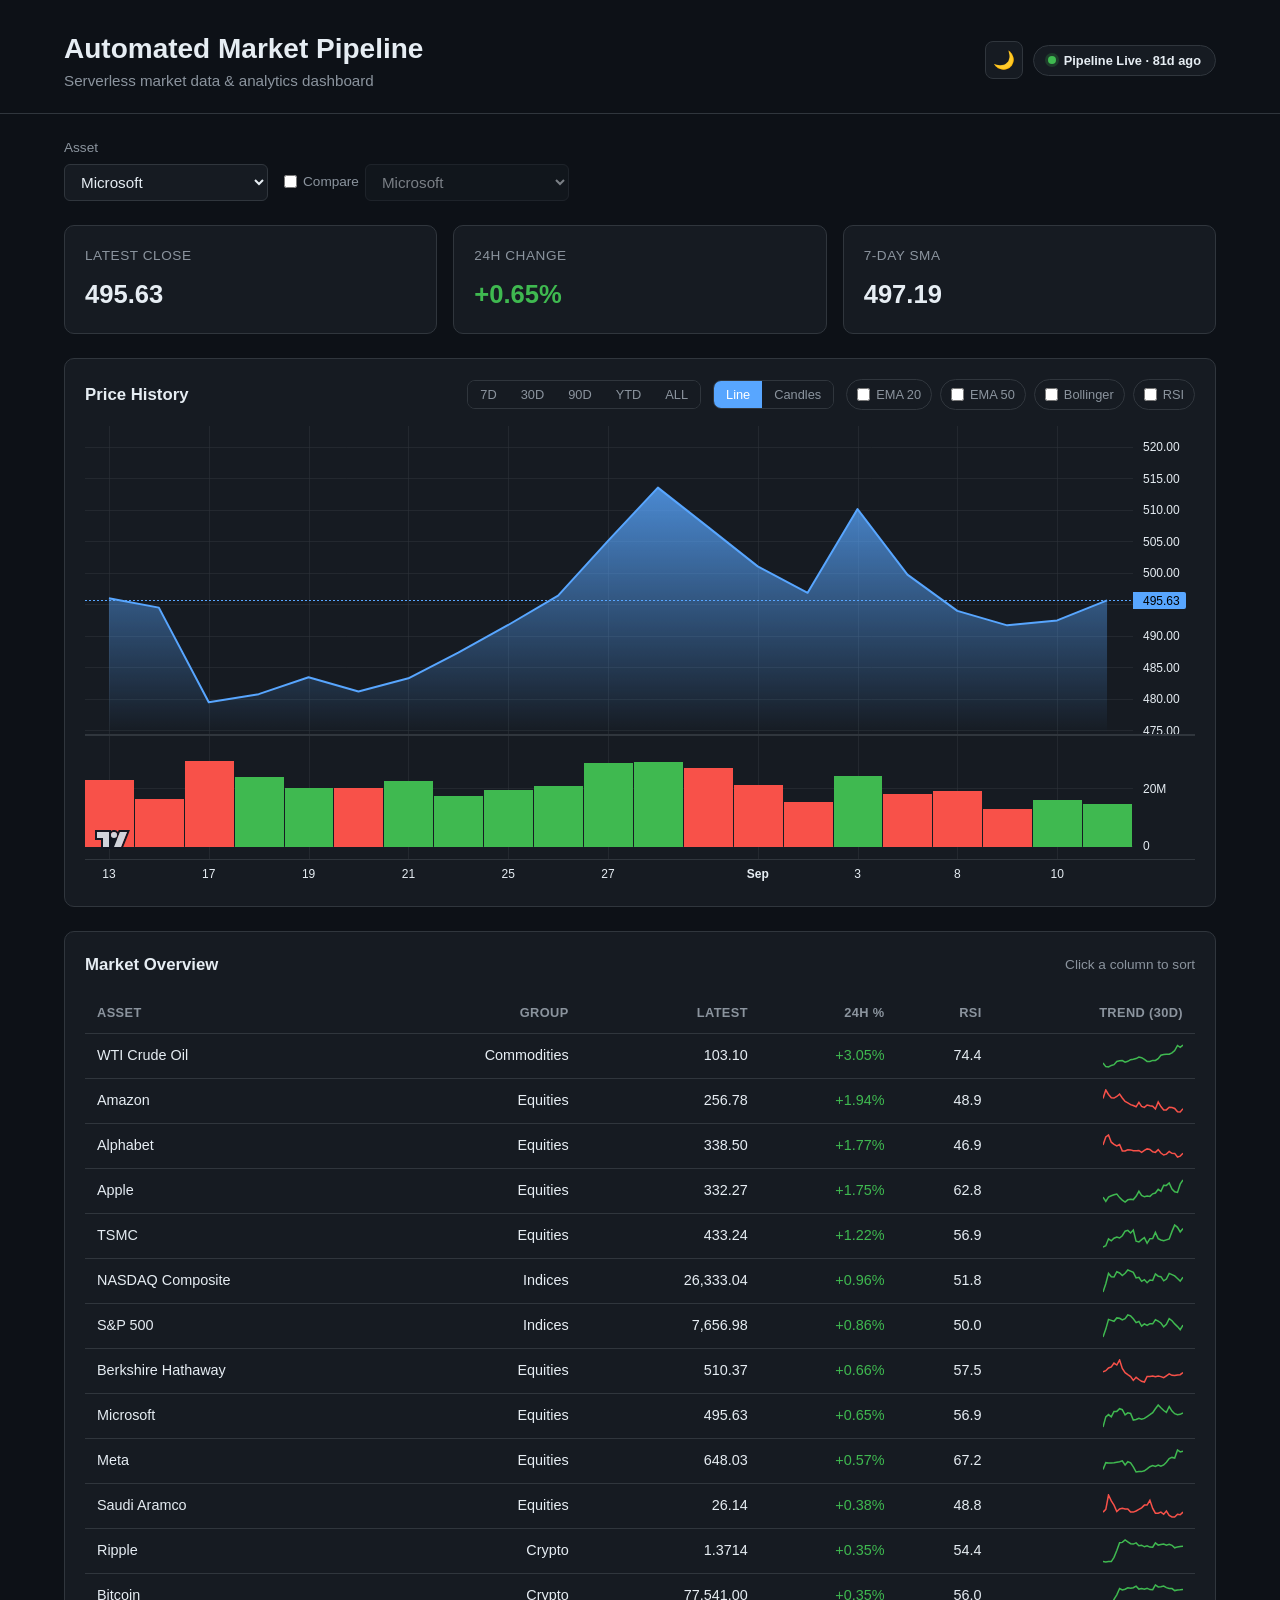
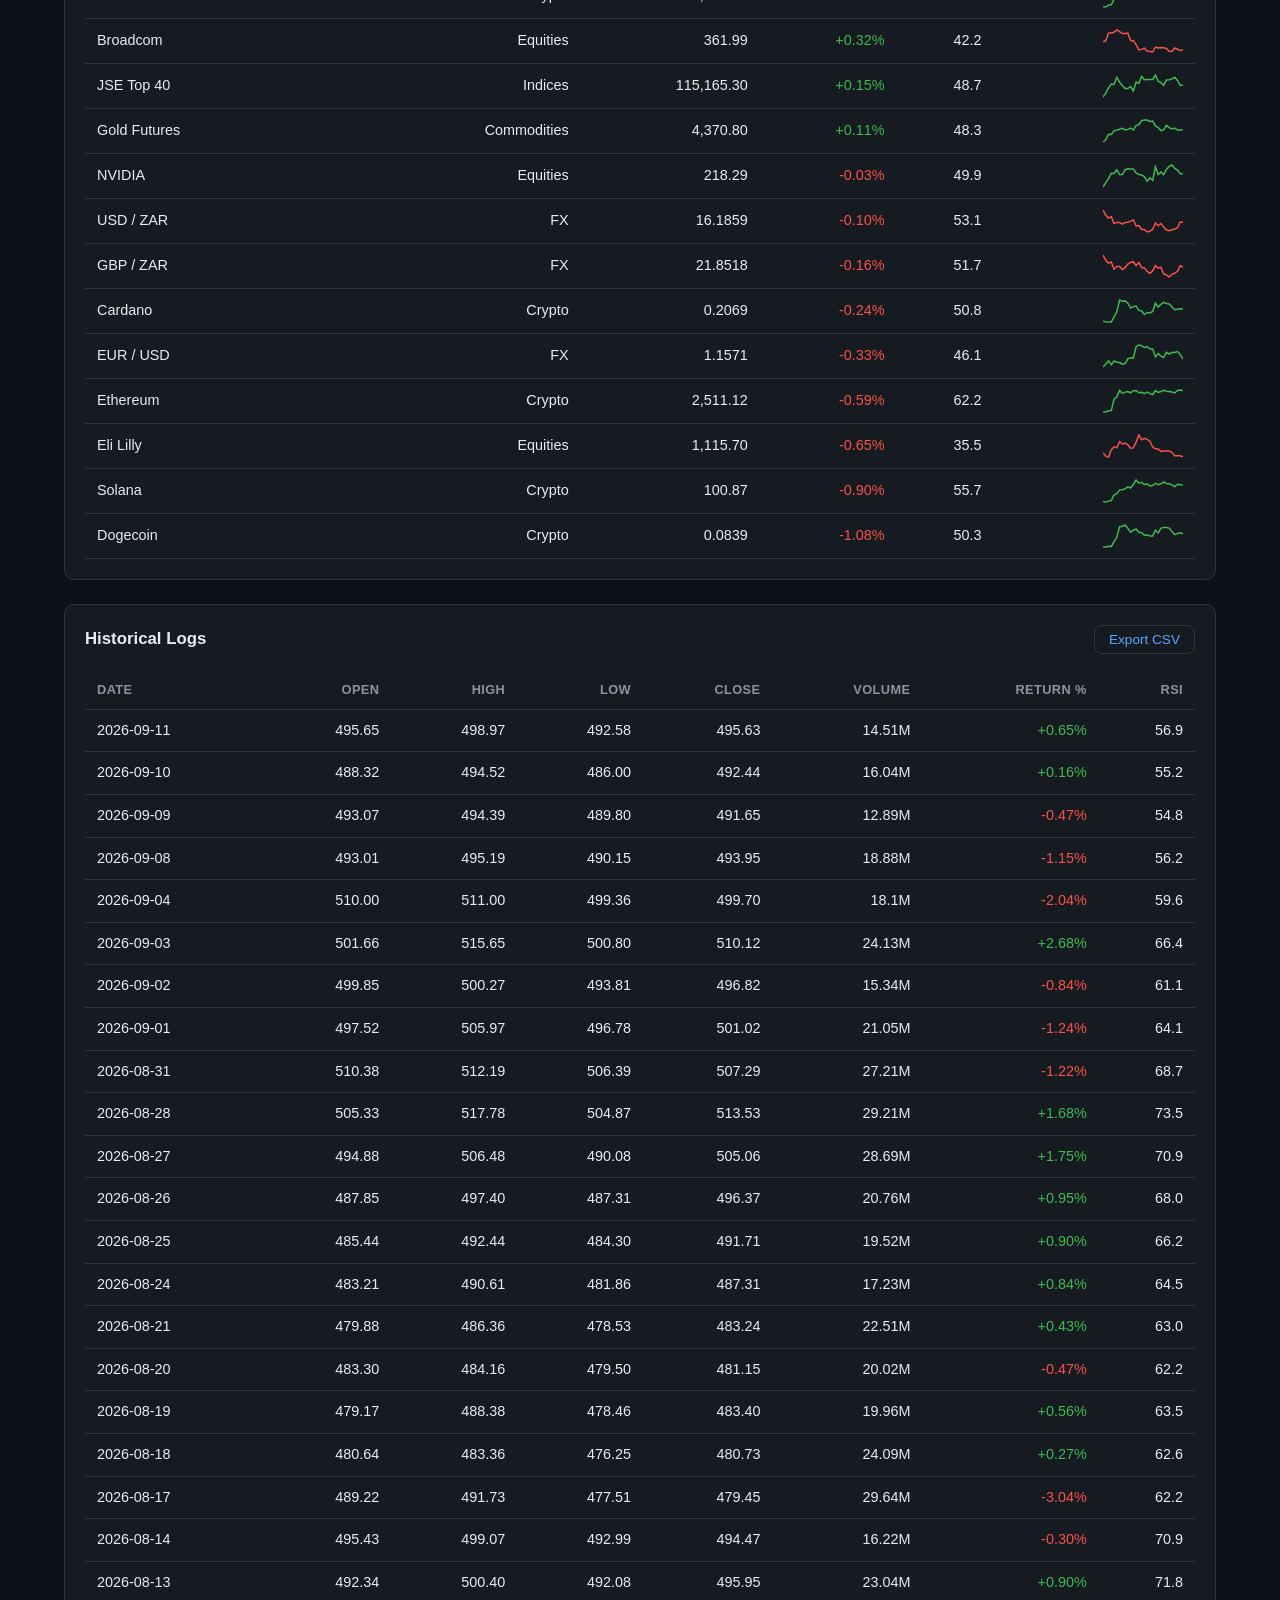
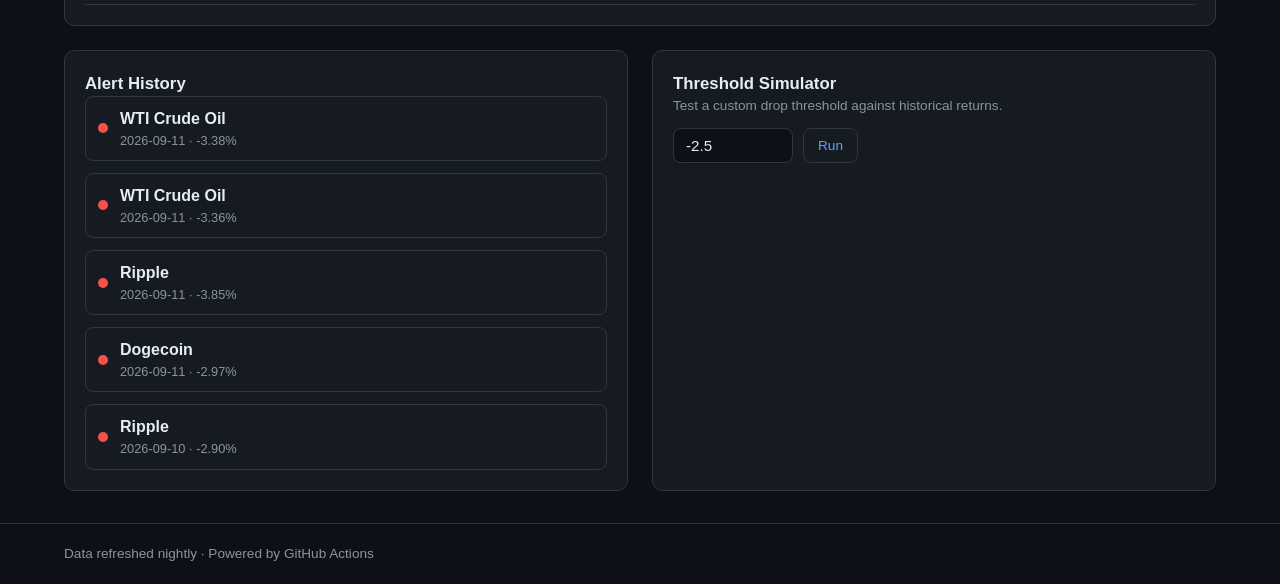
<file: index.html>
<!DOCTYPE html>
<html lang="en" data-theme="dark">
  <head>
    <meta charset="UTF-8" />
    <meta name="viewport" content="width=device-width, initial-scale=1.0" />
    <meta
      name="description"
      content="Serverless market data pipeline and analytics dashboard."
    />
    <title>Automated Market Pipeline</title>
    <link rel="stylesheet" href="./style.css" />
    <script src="./vendor/lightweight-charts.standalone.production.js" defer></script>
    <script src="./analytics.js" defer></script>
    <script src="./script.js" defer></script>
  </head>
  <body>
    <header class="site-header">
      <div class="container header-row">
        <div>
          <h1>Automated Market Pipeline</h1>
          <p class="subtitle">Serverless market data &amp; analytics dashboard</p>
        </div>
        <div class="header-actions">
          <button id="theme-toggle" class="icon-btn" title="Toggle theme">🌙</button>
          <button id="pipeline-status" class="status-badge" data-state="loading" title="View system health">
            Pipeline status &middot; connecting&hellip;
          </button>
        </div>
      </div>
    </header>

    <main class="container">
      <section class="toolbar">
        <div class="field">
          <label for="asset-select">Asset</label>
          <select id="asset-select" aria-label="Select asset"></select>
        </div>
        <div class="field compare-field">
          <label class="check">
            <input type="checkbox" id="compare-toggle" />
            Compare
          </label>
          <select id="compare-select" aria-label="Compare asset" disabled></select>
        </div>
      </section>

      <section class="cards" aria-label="Summary metrics">
        <article class="card">
          <h2>Latest Close</h2>
          <p id="latest-close" class="metric">—</p>
        </article>
        <article class="card">
          <h2>24h Change</h2>
          <p id="daily-change" class="metric">—</p>
        </article>
        <article class="card">
          <h2>7-Day SMA</h2>
          <p id="sma" class="metric">—</p>
        </article>
      </section>

      <section class="panel">
        <div class="panel-head">
          <h2>Price History</h2>
          <div class="chart-controls">
            <div class="seg" id="timeframes" role="group" aria-label="Timeframe">
              <button class="seg-btn" data-tf="7D">7D</button>
              <button class="seg-btn" data-tf="30D">30D</button>
              <button class="seg-btn" data-tf="90D">90D</button>
              <button class="seg-btn" data-tf="YTD">YTD</button>
              <button class="seg-btn" data-tf="ALL">ALL</button>
            </div>
            <div class="seg" id="chart-types" role="group" aria-label="Chart type">
              <button class="seg-btn active" data-type="line">Line</button>
              <button class="seg-btn" data-type="candle">Candles</button>
            </div>
            <div class="indicators" role="group" aria-label="Indicators">
              <label class="pill"><input type="checkbox" id="ind-ema20" /> EMA 20</label>
              <label class="pill"><input type="checkbox" id="ind-ema50" /> EMA 50</label>
              <label class="pill"><input type="checkbox" id="ind-bollinger" /> Bollinger</label>
              <label class="pill"><input type="checkbox" id="ind-rsi" /> RSI</label>
            </div>
          </div>
        </div>
        <div id="price-chart" class="chart-container"></div>
      </section>

      <section class="panel">
        <div class="panel-head">
          <h2>Market Overview</h2>
          <span class="muted">Click a column to sort</span>
        </div>
        <div class="table-wrap">
          <table id="leaderboard">
            <thead>
              <tr>
                <th data-sort="label">Asset</th>
                <th>Group</th>
                <th data-sort="latest_close">Latest</th>
                <th data-sort="daily_return_pct">24h %</th>
                <th data-sort="rsi_14">RSI</th>
                <th>Trend (30d)</th>
              </tr>
            </thead>
            <tbody></tbody>
          </table>
        </div>
      </section>

      <section class="panel">
        <div class="panel-head">
          <h2>Historical Logs</h2>
          <button id="export-csv" class="ghost-btn">Export CSV</button>
        </div>
        <div class="table-wrap">
          <table id="logs-table">
            <thead>
              <tr>
                <th>Date</th>
                <th>Open</th>
                <th>High</th>
                <th>Low</th>
                <th>Close</th>
                <th>Volume</th>
                <th>Return %</th>
                <th>RSI</th>
              </tr>
            </thead>
            <tbody></tbody>
          </table>
        </div>
      </section>

      <div class="two-col">
        <section class="panel">
          <h2>Alert History</h2>
          <div id="alert-timeline" class="timeline"></div>
        </section>

        <section class="panel">
          <h2>Threshold Simulator</h2>
          <p class="muted">Test a custom drop threshold against historical returns.</p>
          <div class="sim-row">
            <input id="threshold-input" type="number" step="0.1" value="-2.5" />
            <button id="simulate-btn" class="ghost-btn">Run</button>
          </div>
          <div id="sim-result" class="sim-result"></div>
        </section>
      </div>
    </main>

    <footer class="site-footer">
      <div class="container">
        <p>Data refreshed nightly &middot; Powered by GitHub Actions</p>
      </div>
    </footer>

    <div id="health-modal" class="modal" hidden>
      <div class="modal-backdrop" data-close></div>
      <div class="modal-card">
        <div class="modal-head">
          <h2>System Health</h2>
          <button class="icon-btn" data-close title="Close">&times;</button>
        </div>
        <div id="health-body" class="modal-body"></div>
      </div>
    </div>
  </body>
</html>
</file>
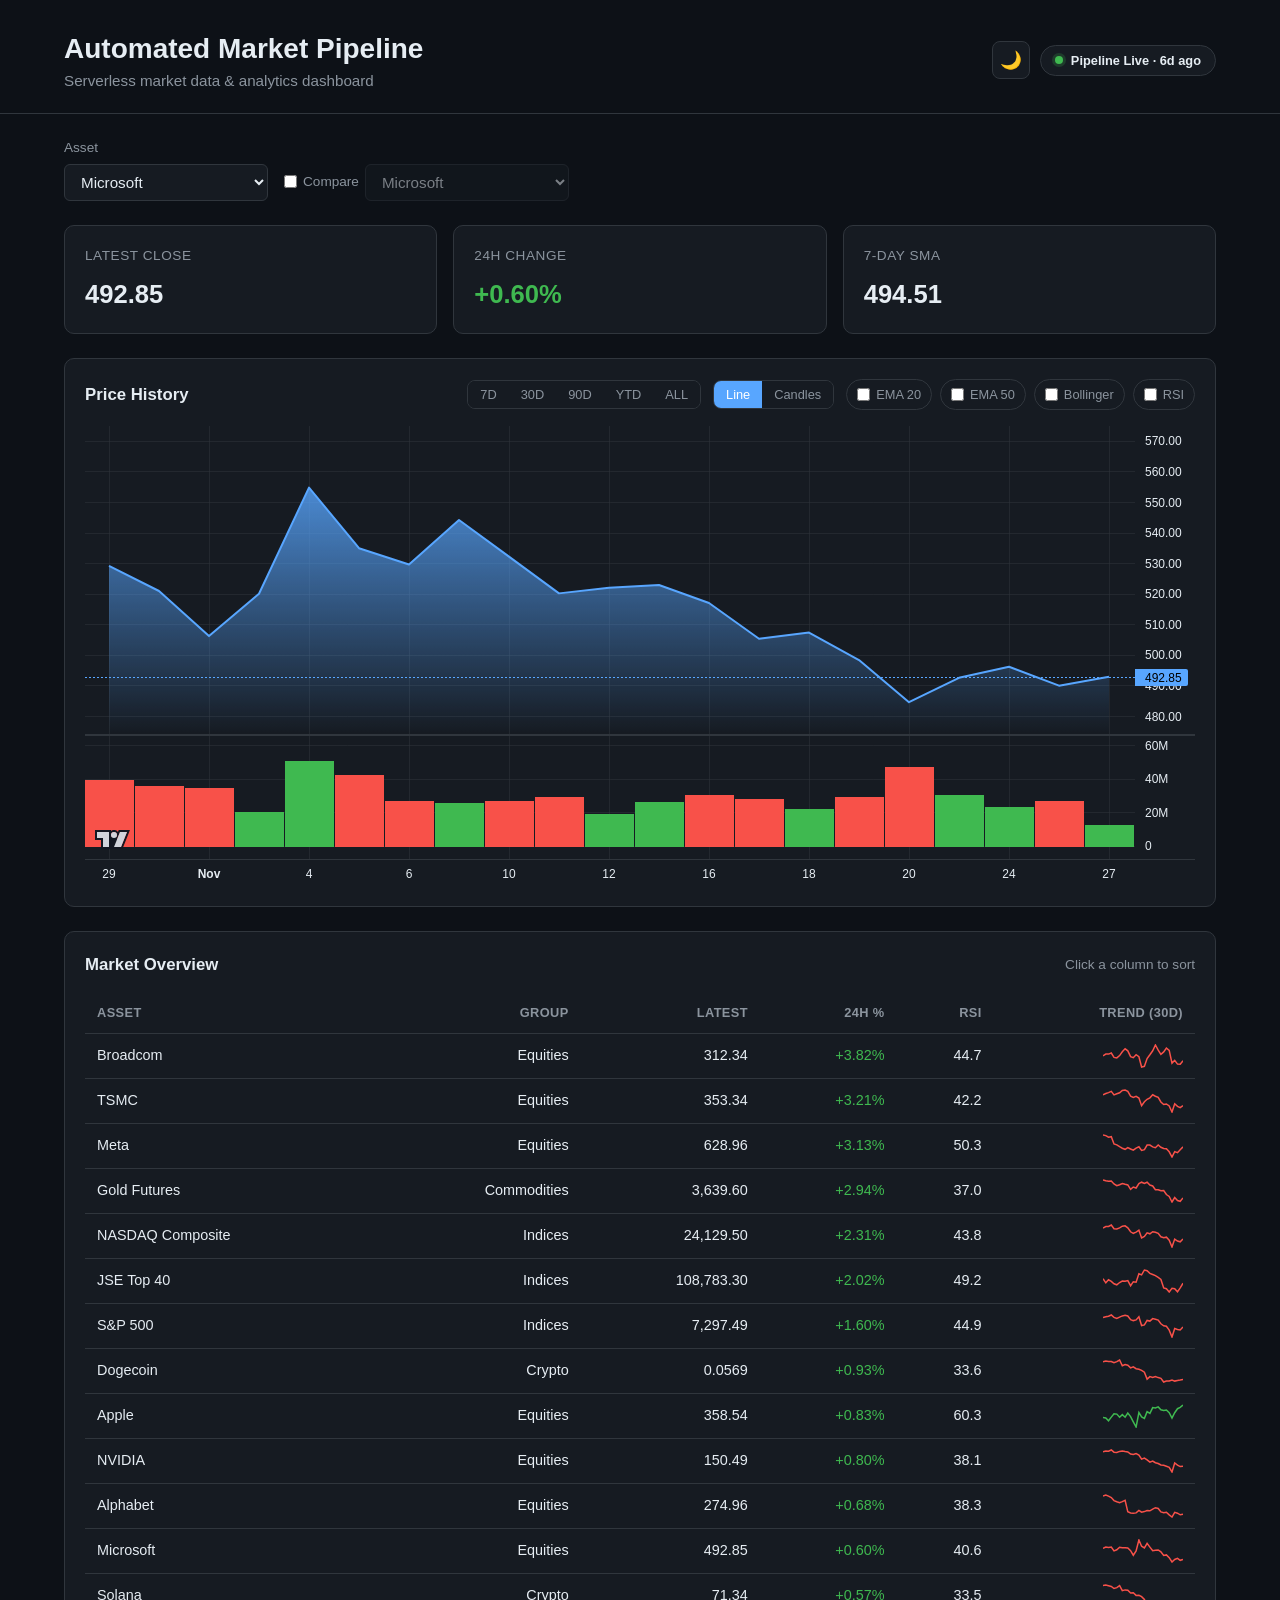
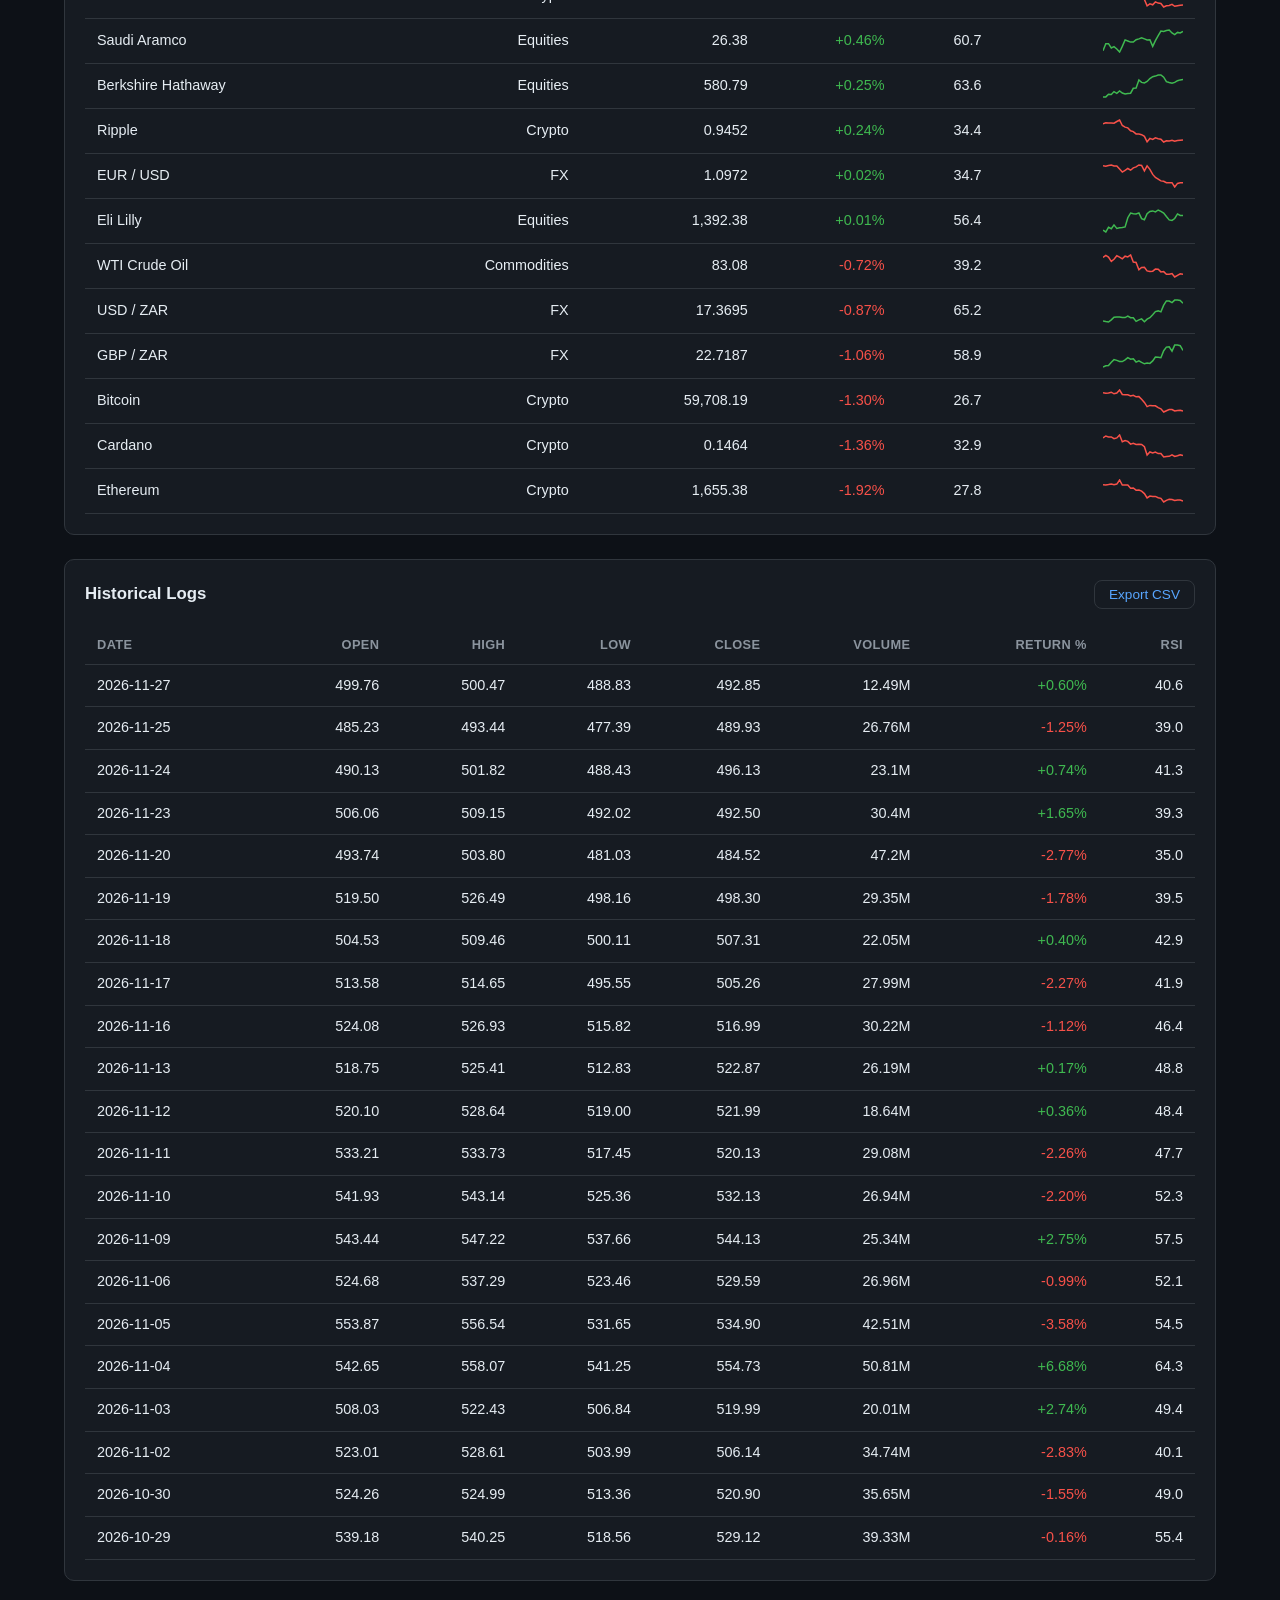
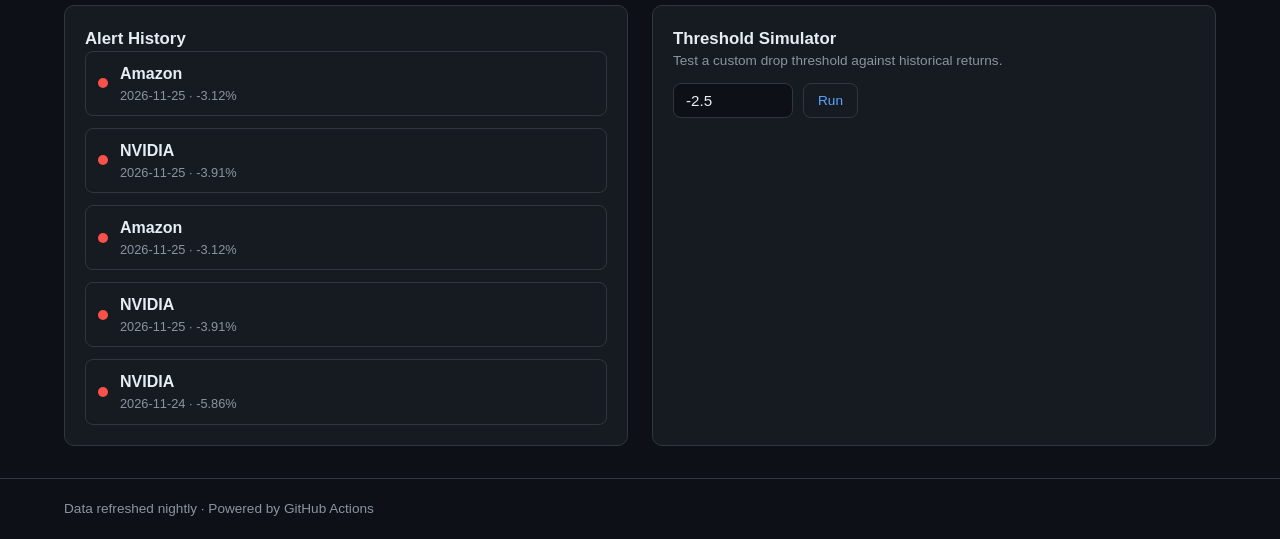
<file: web/index.html>
<!DOCTYPE html>
<html lang="en" data-theme="dark">
  <head>
    <meta charset="UTF-8" />
    <meta name="viewport" content="width=device-width, initial-scale=1.0" />
    <meta
      name="description"
      content="Serverless market data pipeline and analytics dashboard."
    />
    <title>Automated Market Pipeline</title>
    <link rel="stylesheet" href="./assets/css/style.css" />
    <script src="./vendor/lightweight-charts.standalone.production.js" defer></script>
    <script src="./assets/js/analytics.js" defer></script>
    <script src="./assets/js/script.js" defer></script>
  </head>
  <body>
    <header class="site-header">
      <div class="container header-row">
        <div>
          <h1>Automated Market Pipeline</h1>
          <p class="subtitle">Serverless market data &amp; analytics dashboard</p>
        </div>
        <div class="header-actions">
          <button id="theme-toggle" class="icon-btn" title="Toggle theme">🌙</button>
          <button id="pipeline-status" class="status-badge" data-state="loading" title="View system health">
            Pipeline status &middot; connecting&hellip;
          </button>
        </div>
      </div>
    </header>

    <main class="container">
      <section class="toolbar">
        <div class="field">
          <label for="asset-select">Asset</label>
          <select id="asset-select" aria-label="Select asset"></select>
        </div>
        <div class="field compare-field">
          <label class="check">
            <input type="checkbox" id="compare-toggle" />
            Compare
          </label>
          <select id="compare-select" aria-label="Compare asset" disabled></select>
        </div>
      </section>

      <section class="cards" aria-label="Summary metrics">
        <article class="card">
          <h2>Latest Close</h2>
          <p id="latest-close" class="metric">—</p>
        </article>
        <article class="card">
          <h2>24h Change</h2>
          <p id="daily-change" class="metric">—</p>
        </article>
        <article class="card">
          <h2>7-Day SMA</h2>
          <p id="sma" class="metric">—</p>
        </article>
      </section>

      <section class="panel">
        <div class="panel-head">
          <h2>Price History</h2>
          <div class="chart-controls">
            <div class="seg" id="timeframes" role="group" aria-label="Timeframe">
              <button class="seg-btn" data-tf="7D">7D</button>
              <button class="seg-btn" data-tf="30D">30D</button>
              <button class="seg-btn" data-tf="90D">90D</button>
              <button class="seg-btn" data-tf="YTD">YTD</button>
              <button class="seg-btn" data-tf="ALL">ALL</button>
            </div>
            <div class="seg" id="chart-types" role="group" aria-label="Chart type">
              <button class="seg-btn active" data-type="line">Line</button>
              <button class="seg-btn" data-type="candle">Candles</button>
            </div>
            <div class="indicators" role="group" aria-label="Indicators">
              <label class="pill"><input type="checkbox" id="ind-ema20" /> EMA 20</label>
              <label class="pill"><input type="checkbox" id="ind-ema50" /> EMA 50</label>
              <label class="pill"><input type="checkbox" id="ind-bollinger" /> Bollinger</label>
              <label class="pill"><input type="checkbox" id="ind-rsi" /> RSI</label>
            </div>
          </div>
        </div>
        <div id="price-chart" class="chart-container"></div>
      </section>

      <section class="panel">
        <div class="panel-head">
          <h2>Market Overview</h2>
          <span class="muted">Click a column to sort</span>
        </div>
        <div class="table-wrap">
          <table id="leaderboard">
            <thead>
              <tr>
                <th data-sort="label">Asset</th>
                <th>Group</th>
                <th data-sort="latest_close">Latest</th>
                <th data-sort="daily_return_pct">24h %</th>
                <th data-sort="rsi_14">RSI</th>
                <th>Trend (30d)</th>
              </tr>
            </thead>
            <tbody></tbody>
          </table>
        </div>
      </section>

      <section class="panel">
        <div class="panel-head">
          <h2>Historical Logs</h2>
          <button id="export-csv" class="ghost-btn">Export CSV</button>
        </div>
        <div class="table-wrap">
          <table id="logs-table">
            <thead>
              <tr>
                <th>Date</th>
                <th>Open</th>
                <th>High</th>
                <th>Low</th>
                <th>Close</th>
                <th>Volume</th>
                <th>Return %</th>
                <th>RSI</th>
              </tr>
            </thead>
            <tbody></tbody>
          </table>
        </div>
      </section>

      <div class="two-col">
        <section class="panel">
          <h2>Alert History</h2>
          <div id="alert-timeline" class="timeline"></div>
        </section>

        <section class="panel">
          <h2>Threshold Simulator</h2>
          <p class="muted">Test a custom drop threshold against historical returns.</p>
          <div class="sim-row">
            <input id="threshold-input" type="number" step="0.1" value="-2.5" />
            <button id="simulate-btn" class="ghost-btn">Run</button>
          </div>
          <div id="sim-result" class="sim-result"></div>
        </section>
      </div>
    </main>

    <footer class="site-footer">
      <div class="container">
        <p>Data refreshed nightly &middot; Powered by GitHub Actions</p>
      </div>
    </footer>

    <div id="health-modal" class="modal" hidden>
      <div class="modal-backdrop" data-close></div>
      <div class="modal-card">
        <div class="modal-head">
          <h2>System Health</h2>
          <button class="icon-btn" data-close title="Close">&times;</button>
        </div>
        <div id="health-body" class="modal-body"></div>
      </div>
    </div>
  </body>
</html>
</file>
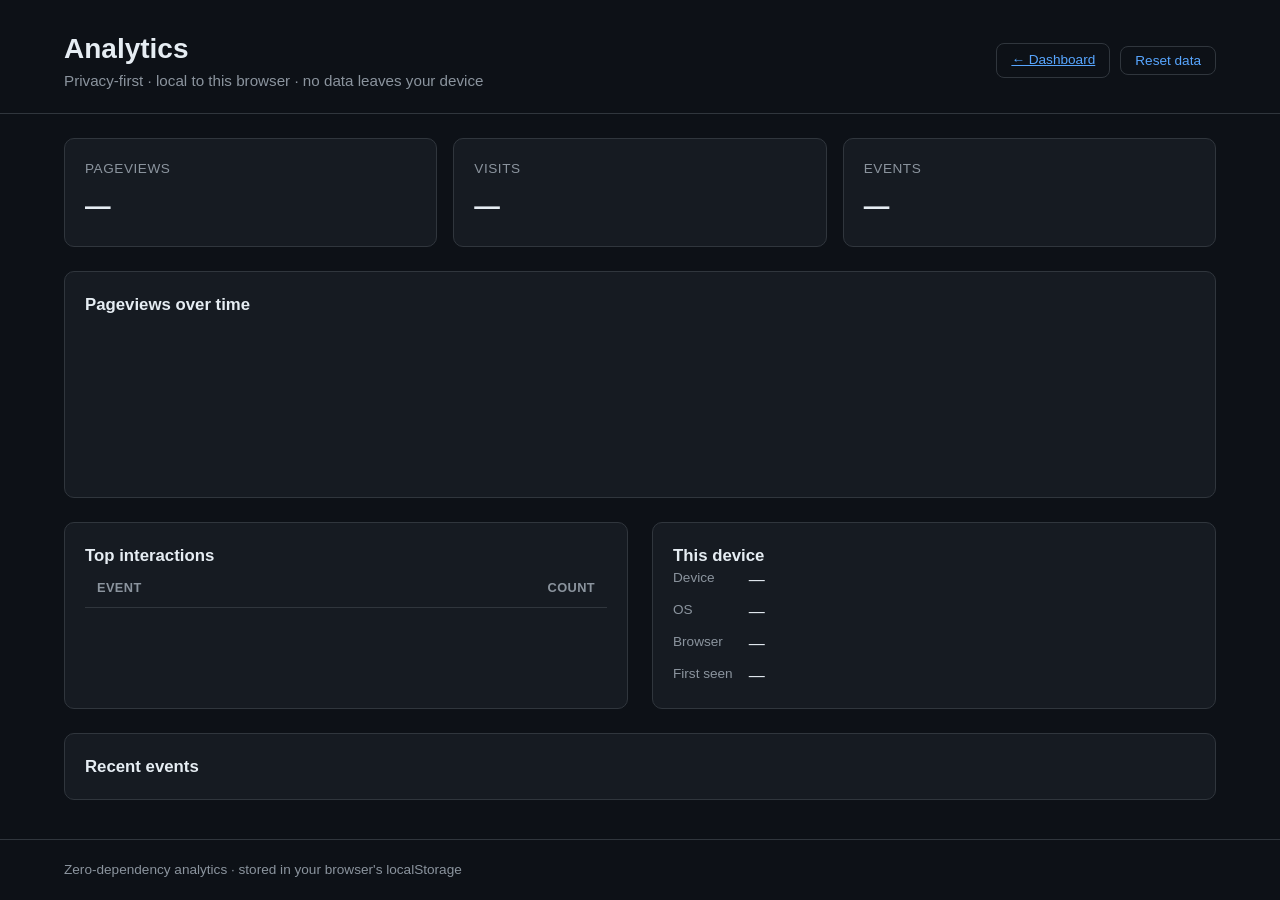
<file: analytics.html>
<!DOCTYPE html>
<html lang="en" data-theme="dark">
  <head>
    <meta charset="UTF-8" />
    <meta name="viewport" content="width=device-width, initial-scale=1.0" />
    <meta
      name="description"
      content="Privacy-first local analytics for the Automated Market Pipeline."
    />
    <title>Analytics — Automated Market Pipeline</title>
    <link rel="stylesheet" href="./style.css" />
    <style>
      .bars {
        display: flex;
        align-items: flex-end;
        gap: 6px;
        height: 160px;
        overflow-x: auto;
      }
      .bar-col {
        display: flex;
        flex-direction: column;
        align-items: center;
        justify-content: flex-end;
        flex: 1;
        min-width: 28px;
        height: 100%;
      }
      .bar {
        width: 100%;
        max-width: 34px;
        background: var(--accent);
        border-radius: 4px 4px 0 0;
        min-height: 2px;
      }
      .bar-label {
        color: var(--text-muted);
        font-size: 0.7rem;
        margin-top: 6px;
        writing-mode: vertical-rl;
        transform: rotate(180deg);
        max-height: 70px;
      }
      .bar-value {
        color: var(--text);
        font-size: 0.75rem;
        font-variant-numeric: tabular-nums;
      }
      .event-feed {
        display: flex;
        flex-direction: column;
        gap: 8px;
      }
      .event-row {
        display: flex;
        justify-content: space-between;
        gap: 12px;
        padding: 8px 10px;
        border: 1px solid var(--border);
        border-radius: 8px;
        font-size: 0.85rem;
      }
      .event-row .name {
        font-weight: 600;
      }
      .event-row .detail {
        color: var(--text-muted);
        font-size: 0.8rem;
      }
      dl.info {
        display: grid;
        grid-template-columns: auto 1fr;
        gap: 8px 16px;
      }
      dl.info dt {
        color: var(--text-muted);
        font-size: 0.85rem;
      }
    </style>
    <script src="./analytics-dashboard.js" defer></script>
  </head>
  <body>
    <header class="site-header">
      <div class="container header-row">
        <div>
          <h1>Analytics</h1>
          <p class="subtitle">Privacy-first &middot; local to this browser &middot; no data leaves your device</p>
        </div>
        <div class="header-actions">
          <a href="./index.html" class="ghost-btn">&#8592; Dashboard</a>
          <button id="reset-btn" class="ghost-btn">Reset data</button>
        </div>
      </div>
    </header>

    <main class="container">
      <section class="cards" aria-label="Summary metrics">
        <article class="card">
          <h2>Pageviews</h2>
          <p id="kpi-pageviews" class="metric">—</p>
        </article>
        <article class="card">
          <h2>Visits</h2>
          <p id="kpi-visits" class="metric">—</p>
        </article>
        <article class="card">
          <h2>Events</h2>
          <p id="kpi-events" class="metric">—</p>
        </article>
      </section>

      <section class="panel">
        <h2>Pageviews over time</h2>
        <div id="bar-chart" class="bars"></div>
      </section>

      <div class="two-col">
        <section class="panel">
          <h2>Top interactions</h2>
          <div class="table-wrap">
            <table id="top-events">
              <thead>
                <tr>
                  <th>Event</th>
                  <th>Count</th>
                </tr>
              </thead>
              <tbody></tbody>
            </table>
          </div>
        </section>

        <section class="panel">
          <h2>This device</h2>
          <dl class="info">
            <dt>Device</dt><dd id="info-device">—</dd>
            <dt>OS</dt><dd id="info-os">—</dd>
            <dt>Browser</dt><dd id="info-browser">—</dd>
            <dt>First seen</dt><dd id="info-first">—</dd>
          </dl>
        </section>
      </div>

      <section class="panel">
        <h2>Recent events</h2>
        <div id="recent-events" class="event-feed"></div>
      </section>
    </main>

    <footer class="site-footer">
      <div class="container">
        <p>Zero-dependency analytics &middot; stored in your browser's localStorage</p>
      </div>
    </footer>
  </body>
</html>
</file>
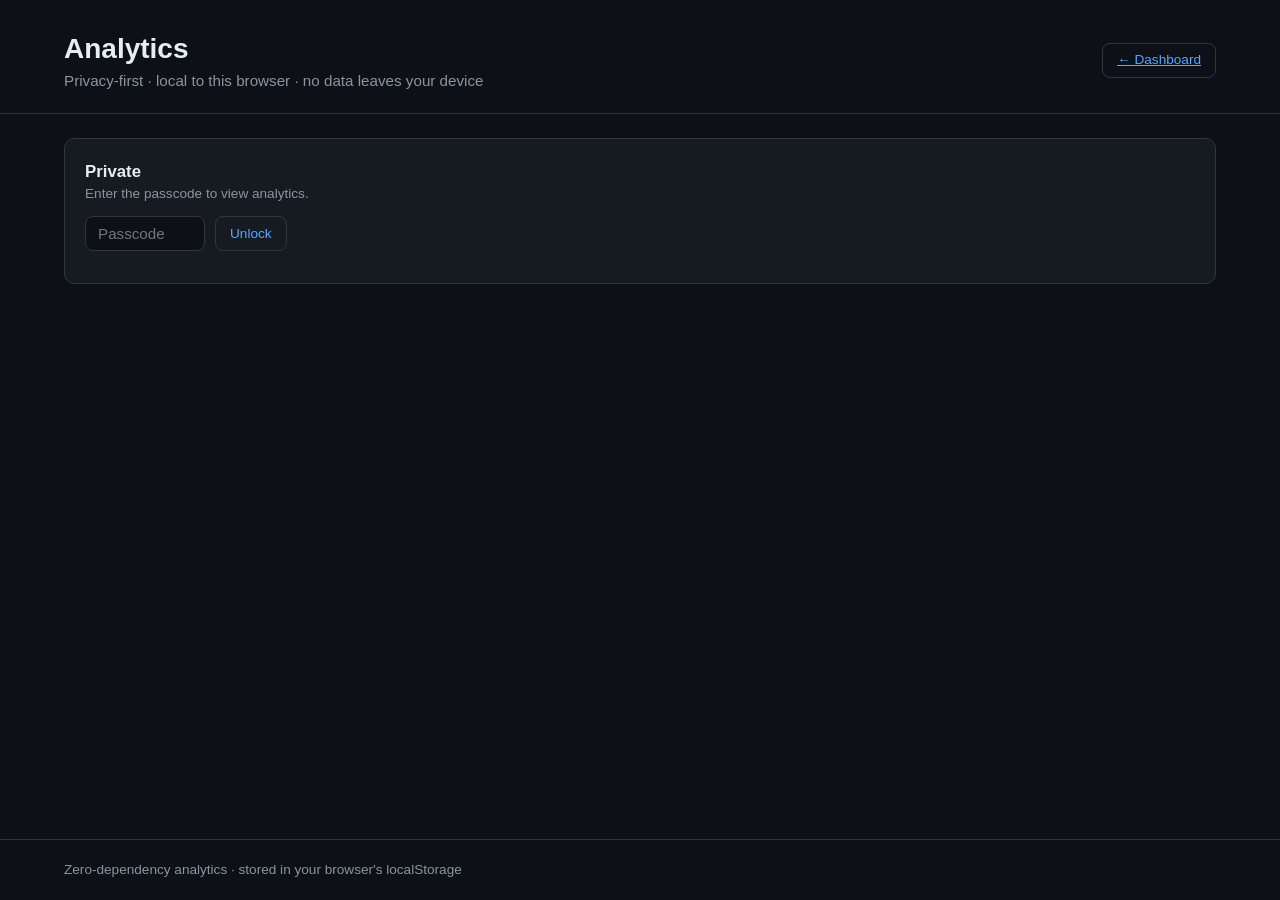
<file: fcf445fc13fa.html>
<!DOCTYPE html>
<html lang="en" data-theme="dark">
  <head>
    <meta charset="UTF-8" />
    <meta name="viewport" content="width=device-width, initial-scale=1.0" />
    <meta
      name="description"
      content="Privacy-first local analytics for the Automated Market Pipeline."
    />
    <title>Analytics — Automated Market Pipeline</title>
    <link rel="stylesheet" href="./style.css" />
    <style>
      .bars {
        display: flex;
        align-items: flex-end;
        gap: 6px;
        height: 160px;
        overflow-x: auto;
      }
      .bar-col {
        display: flex;
        flex-direction: column;
        align-items: center;
        justify-content: flex-end;
        flex: 1;
        min-width: 28px;
        height: 100%;
      }
      .bar {
        width: 100%;
        max-width: 34px;
        background: var(--accent);
        border-radius: 4px 4px 0 0;
        min-height: 2px;
      }
      .bar-label {
        color: var(--text-muted);
        font-size: 0.7rem;
        margin-top: 6px;
        writing-mode: vertical-rl;
        transform: rotate(180deg);
        max-height: 70px;
      }
      .bar-value {
        color: var(--text);
        font-size: 0.75rem;
        font-variant-numeric: tabular-nums;
      }
      .event-feed {
        display: flex;
        flex-direction: column;
        gap: 8px;
      }
      .event-row {
        display: flex;
        justify-content: space-between;
        gap: 12px;
        padding: 8px 10px;
        border: 1px solid var(--border);
        border-radius: 8px;
        font-size: 0.85rem;
      }
      .event-row .name {
        font-weight: 600;
      }
      .event-row .detail {
        color: var(--text-muted);
        font-size: 0.8rem;
      }
      dl.info {
        display: grid;
        grid-template-columns: auto 1fr;
        gap: 8px 16px;
      }
      dl.info dt {
        color: var(--text-muted);
        font-size: 0.85rem;
      }
    </style>
    <script src="./analytics-dashboard.js" defer></script>
  </head>
  <body>
    <header class="site-header">
      <div class="container header-row">
        <div>
          <h1>Analytics</h1>
          <p class="subtitle">Privacy-first &middot; local to this browser &middot; no data leaves your device</p>
        </div>
        <div class="header-actions">
          <a href="./index.html" class="ghost-btn">&#8592; Dashboard</a>
        </div>
      </div>
    </header>

    <main class="container">
      <section id="lock-screen" class="panel">
        <h2>Private</h2>
        <p class="muted">Enter the passcode to view analytics.</p>
        <div class="sim-row">
          <input id="passcode-input" type="password" placeholder="Passcode" autocomplete="off" />
          <button id="unlock-btn" class="ghost-btn">Unlock</button>
        </div>
        <p id="lock-error" class="metric negative" style="font-size:0.9rem;display:none;">Incorrect passcode.</p>
      </section>

      <div id="dashboard-content" hidden>
      <section class="cards" aria-label="Summary metrics">
        <article class="card">
          <h2>Pageviews</h2>
          <p id="kpi-pageviews" class="metric">—</p>
        </article>
        <article class="card">
          <h2>Visits</h2>
          <p id="kpi-visits" class="metric">—</p>
        </article>
        <article class="card">
          <h2>Events</h2>
          <p id="kpi-events" class="metric">—</p>
        </article>
      </section>

      <section class="panel">
        <h2>Pageviews over time</h2>
        <div id="bar-chart" class="bars"></div>
      </section>

      <div class="two-col">
        <section class="panel">
          <h2>Top interactions</h2>
          <div class="table-wrap">
            <table id="top-events">
              <thead>
                <tr>
                  <th>Event</th>
                  <th>Count</th>
                </tr>
              </thead>
              <tbody></tbody>
            </table>
          </div>
        </section>

        <section class="panel">
          <h2>This device</h2>
          <dl class="info">
            <dt>Device</dt><dd id="info-device">—</dd>
            <dt>OS</dt><dd id="info-os">—</dd>
            <dt>Browser</dt><dd id="info-browser">—</dd>
            <dt>First seen</dt><dd id="info-first">—</dd>
          </dl>
        </section>
      </div>

      <section class="panel">
        <h2>Recent events</h2>
        <div id="recent-events" class="event-feed"></div>
      </section>

      <div style="display:flex;justify-content:flex-end;">
        <button id="reset-btn" class="ghost-btn">Reset data</button>
      </div>
      </div>
    </main>

    <footer class="site-footer">
      <div class="container">
        <p>Zero-dependency analytics &middot; stored in your browser's localStorage</p>
      </div>
    </footer>
  </body>
</html>
</file>
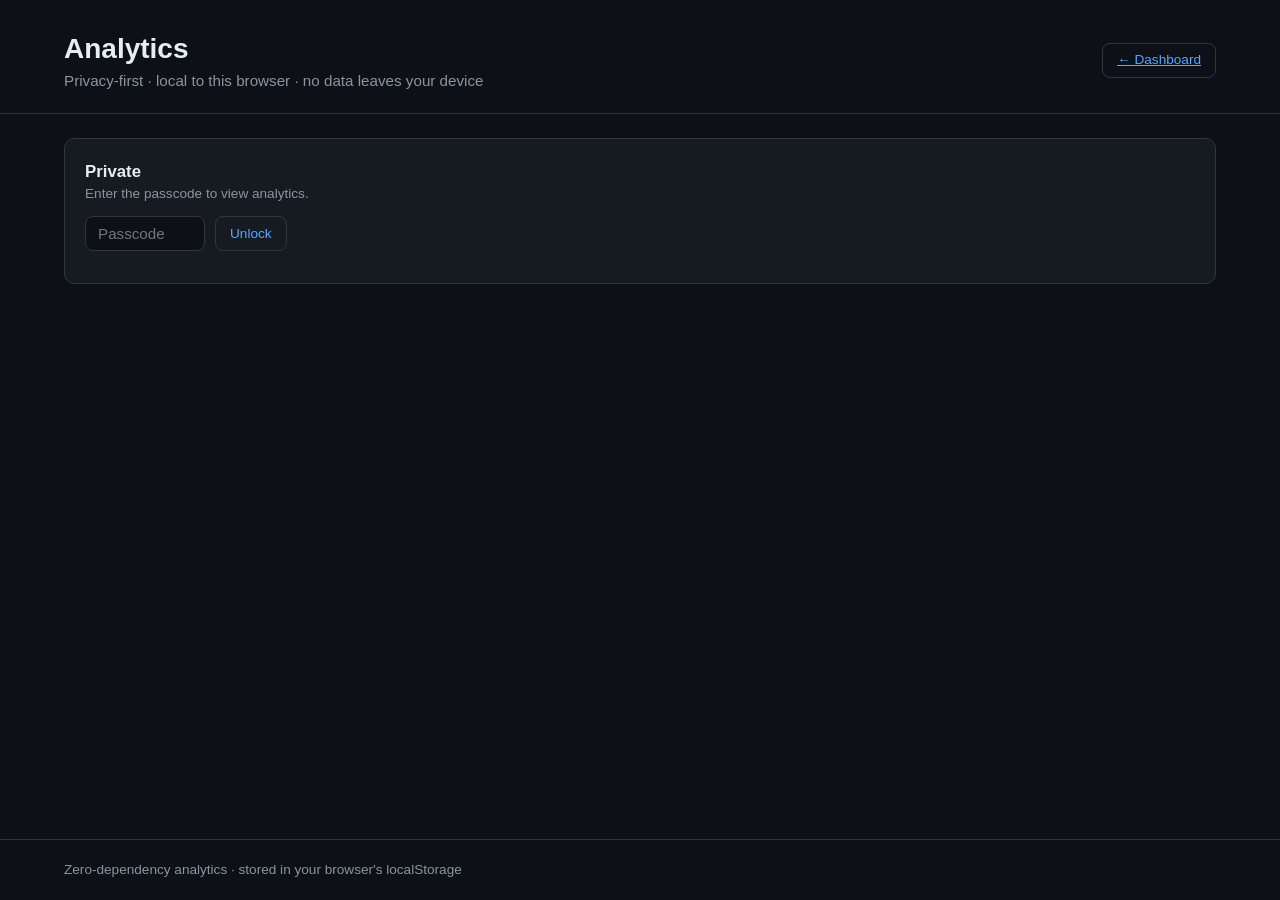
<file: web/analytics.html>
<!DOCTYPE html>
<html lang="en" data-theme="dark">
  <head>
    <meta charset="UTF-8" />
    <meta name="viewport" content="width=device-width, initial-scale=1.0" />
    <meta
      name="description"
      content="Privacy-first local analytics for the Automated Market Pipeline."
    />
    <title>Analytics — Automated Market Pipeline</title>
    <link rel="stylesheet" href="./assets/css/style.css" />
    <style>
      .bars {
        display: flex;
        align-items: flex-end;
        gap: 6px;
        height: 160px;
        overflow-x: auto;
      }
      .bar-col {
        display: flex;
        flex-direction: column;
        align-items: center;
        justify-content: flex-end;
        flex: 1;
        min-width: 28px;
        height: 100%;
      }
      .bar {
        width: 100%;
        max-width: 34px;
        background: var(--accent);
        border-radius: 4px 4px 0 0;
        min-height: 2px;
      }
      .bar-label {
        color: var(--text-muted);
        font-size: 0.7rem;
        margin-top: 6px;
        writing-mode: vertical-rl;
        transform: rotate(180deg);
        max-height: 70px;
      }
      .bar-value {
        color: var(--text);
        font-size: 0.75rem;
        font-variant-numeric: tabular-nums;
      }
      .event-feed {
        display: flex;
        flex-direction: column;
        gap: 8px;
      }
      .event-row {
        display: flex;
        justify-content: space-between;
        gap: 12px;
        padding: 8px 10px;
        border: 1px solid var(--border);
        border-radius: 8px;
        font-size: 0.85rem;
      }
      .event-row .name {
        font-weight: 600;
      }
      .event-row .detail {
        color: var(--text-muted);
        font-size: 0.8rem;
      }
      dl.info {
        display: grid;
        grid-template-columns: auto 1fr;
        gap: 8px 16px;
      }
      dl.info dt {
        color: var(--text-muted);
        font-size: 0.85rem;
      }
    </style>
    <script src="./assets/js/analytics-dashboard.js" defer></script>
  </head>
  <body>
    <header class="site-header">
      <div class="container header-row">
        <div>
          <h1>Analytics</h1>
          <p class="subtitle">Privacy-first &middot; local to this browser &middot; no data leaves your device</p>
        </div>
        <div class="header-actions">
          <a href="./index.html" class="ghost-btn">&#8592; Dashboard</a>
        </div>
      </div>
    </header>

    <main class="container">
      <section id="lock-screen" class="panel">
        <h2>Private</h2>
        <p class="muted">Enter the passcode to view analytics.</p>
        <div class="sim-row">
          <input id="passcode-input" type="password" placeholder="Passcode" autocomplete="off" />
          <button id="unlock-btn" class="ghost-btn">Unlock</button>
        </div>
        <p id="lock-error" class="metric negative" style="font-size:0.9rem;display:none;">Incorrect passcode.</p>
      </section>

      <div id="dashboard-content" hidden>
      <section class="cards" aria-label="Summary metrics">
        <article class="card">
          <h2>Pageviews</h2>
          <p id="kpi-pageviews" class="metric">—</p>
        </article>
        <article class="card">
          <h2>Visits</h2>
          <p id="kpi-visits" class="metric">—</p>
        </article>
        <article class="card">
          <h2>Events</h2>
          <p id="kpi-events" class="metric">—</p>
        </article>
      </section>

      <section class="panel">
        <h2>Pageviews over time</h2>
        <div id="bar-chart" class="bars"></div>
      </section>

      <div class="two-col">
        <section class="panel">
          <h2>Top interactions</h2>
          <div class="table-wrap">
            <table id="top-events">
              <thead>
                <tr>
                  <th>Event</th>
                  <th>Count</th>
                </tr>
              </thead>
              <tbody></tbody>
            </table>
          </div>
        </section>

        <section class="panel">
          <h2>This device</h2>
          <dl class="info">
            <dt>Device</dt><dd id="info-device">—</dd>
            <dt>OS</dt><dd id="info-os">—</dd>
            <dt>Browser</dt><dd id="info-browser">—</dd>
            <dt>First seen</dt><dd id="info-first">—</dd>
          </dl>
        </section>
      </div>

      <section class="panel">
        <h2>Recent events</h2>
        <div id="recent-events" class="event-feed"></div>
      </section>

      <div style="display:flex;justify-content:flex-end;">
        <button id="reset-btn" class="ghost-btn">Reset data</button>
      </div>
      </div>
    </main>

    <footer class="site-footer">
      <div class="container">
        <p>Zero-dependency analytics &middot; stored in your browser's localStorage</p>
      </div>
    </footer>
  </body>
</html>
</file>
<file: style.css>
:root {
  --bg: #0d1117;
  --bg-elevated: #161b22;
  --bg-hover: #1f242b;
  --border: #30363d;
  --text: #e6edf3;
  --text-muted: #8b949e;
  --accent: #58a6ff;
  --green: #3fb950;
  --red: #f85149;
  --amber: #d29922;
  --radius: 10px;
}

[data-theme="light"] {
  --bg: #ffffff;
  --bg-elevated: #f6f8fa;
  --bg-hover: #eaeef2;
  --border: #d0d7de;
  --text: #24292f;
  --text-muted: #57606a;
  --accent: #0969da;
  --green: #1a7f37;
  --red: #cf222e;
  --amber: #9a6700;
}

* {
  box-sizing: border-box;
  margin: 0;
  padding: 0;
}

body {
  background: var(--bg);
  color: var(--text);
  font-family: -apple-system, BlinkMacSystemFont, "Segoe UI", "Noto Sans",
    Helvetica, Arial, sans-serif;
  line-height: 1.5;
  min-height: 100vh;
  display: flex;
  flex-direction: column;
  transition: background 0.2s ease, color 0.2s ease;
}

.container {
  width: 100%;
  max-width: 1200px;
  margin: 0 auto;
  padding: 0 24px;
}

/* Header */
.site-header {
  padding: 28px 0 20px;
  border-bottom: 1px solid var(--border);
}

.site-header h1 {
  font-size: 1.75rem;
  font-weight: 700;
}

.header-row {
  display: flex;
  align-items: center;
  justify-content: space-between;
  gap: 16px;
  flex-wrap: wrap;
}

.header-actions {
  display: flex;
  align-items: center;
  gap: 10px;
}

.subtitle {
  color: var(--text-muted);
  font-size: 0.95rem;
}

.icon-btn {
  background: var(--bg-elevated);
  color: var(--text);
  border: 1px solid var(--border);
  border-radius: 8px;
  width: 38px;
  height: 38px;
  font-size: 1.1rem;
  cursor: pointer;
  display: inline-flex;
  align-items: center;
  justify-content: center;
}

.icon-btn:hover {
  border-color: var(--accent);
}

.status-badge {
  display: inline-flex;
  align-items: center;
  gap: 8px;
  padding: 7px 14px;
  border-radius: 999px;
  font-size: 0.8rem;
  font-weight: 600;
  color: var(--text);
  background: var(--bg-elevated);
  border: 1px solid var(--border);
  white-space: nowrap;
  cursor: pointer;
}

.status-badge:hover {
  border-color: var(--accent);
}

.status-badge::before {
  content: "";
  width: 8px;
  height: 8px;
  border-radius: 50%;
  flex-shrink: 0;
  background: var(--text-muted);
}

.status-badge[data-state="live"]::before {
  background: var(--green);
  box-shadow: 0 0 0 3px rgba(63, 185, 80, 0.2);
}

.status-badge[data-state="stale"]::before {
  background: var(--amber);
  box-shadow: 0 0 0 3px rgba(210, 153, 34, 0.2);
}

.status-badge[data-state="pending"]::before {
  background: var(--amber);
  box-shadow: 0 0 0 3px rgba(210, 153, 34, 0.2);
}

.status-badge[data-state="error"]::before {
  background: var(--red);
  box-shadow: 0 0 0 3px rgba(248, 81, 73, 0.2);
}

.status-badge[data-state="loading"]::before {
  background: var(--text-muted);
  animation: pulse 1.2s ease-in-out infinite;
}

/* Main layout */
main.container {
  padding-top: 24px;
  padding-bottom: 32px;
  display: flex;
  flex-direction: column;
  gap: 24px;
}

/* Toolbar */
.toolbar {
  display: flex;
  align-items: flex-end;
  gap: 16px;
  flex-wrap: wrap;
}

.field {
  display: flex;
  flex-direction: column;
  gap: 6px;
}

.field label {
  color: var(--text-muted);
  font-size: 0.85rem;
}

.field select {
  background: var(--bg-elevated);
  color: var(--text);
  border: 1px solid var(--border);
  border-radius: 6px;
  padding: 8px 12px;
  font-size: 0.95rem;
  cursor: pointer;
  min-width: 180px;
}

.field select:focus {
  outline: none;
  border-color: var(--accent);
}

.field select:disabled {
  opacity: 0.5;
  cursor: not-allowed;
}

.field optgroup {
  color: var(--text-muted);
}

.field option {
  color: var(--text);
  background: var(--bg-elevated);
}

.compare-field {
  flex-direction: row;
  align-items: flex-end;
}

.check {
  display: inline-flex;
  align-items: center;
  gap: 6px;
  color: var(--text-muted);
  font-size: 0.85rem;
  cursor: pointer;
  padding-bottom: 9px;
}

.muted {
  color: var(--text-muted);
  font-size: 0.85rem;
}

/* Metric cards */
.cards {
  display: grid;
  grid-template-columns: repeat(auto-fit, minmax(220px, 1fr));
  gap: 16px;
}

.card {
  background: var(--bg-elevated);
  border: 1px solid var(--border);
  border-radius: var(--radius);
  padding: 20px;
  transition: border-color 0.15s ease, transform 0.15s ease;
}

.card:hover {
  border-color: var(--accent);
  transform: translateY(-2px);
}

.card h2 {
  font-size: 0.85rem;
  font-weight: 500;
  text-transform: uppercase;
  letter-spacing: 0.04em;
  color: var(--text-muted);
  margin-bottom: 8px;
}

.metric {
  font-size: 1.6rem;
  font-weight: 700;
  font-variant-numeric: tabular-nums;
}

.metric.positive {
  color: var(--green);
}

.metric.negative {
  color: var(--red);
}

/* Panels */
.panel {
  background: var(--bg-elevated);
  border: 1px solid var(--border);
  border-radius: var(--radius);
  padding: 20px;
}

.panel-head {
  display: flex;
  align-items: center;
  justify-content: space-between;
  gap: 16px;
  flex-wrap: wrap;
  margin-bottom: 16px;
}

.panel h2 {
  font-size: 1.05rem;
  font-weight: 600;
}

/* Chart controls */
.chart-controls {
  display: flex;
  align-items: center;
  gap: 12px;
  flex-wrap: wrap;
}

.seg {
  display: inline-flex;
  border: 1px solid var(--border);
  border-radius: 8px;
  overflow: hidden;
}

.seg-btn {
  background: var(--bg-elevated);
  color: var(--text-muted);
  border: none;
  padding: 6px 12px;
  font-size: 0.8rem;
  cursor: pointer;
}

.seg-btn.active {
  background: var(--accent);
  color: #fff;
}

.indicators {
  display: flex;
  gap: 8px;
  flex-wrap: wrap;
}

.pill {
  display: inline-flex;
  align-items: center;
  gap: 6px;
  font-size: 0.8rem;
  color: var(--text-muted);
  cursor: pointer;
  padding: 5px 10px;
  border: 1px solid var(--border);
  border-radius: 999px;
}

.pill:has(input:checked) {
  color: var(--accent);
  border-color: var(--accent);
}

.pill input {
  accent-color: var(--accent);
}

.chart-container {
  position: relative;
  height: 460px;
}

.chart-loading {
  position: absolute;
  inset: 0;
  display: none;
  align-items: center;
  justify-content: center;
  background: rgba(13, 17, 23, 0.55);
  border-radius: var(--radius);
  z-index: 2;
}

.spinner {
  width: 32px;
  height: 32px;
  border: 3px solid var(--border);
  border-top-color: var(--accent);
  border-radius: 50%;
  animation: spin 0.8s linear infinite;
}

/* Tables */
.table-wrap {
  overflow-x: auto;
}

table {
  width: 100%;
  border-collapse: collapse;
  font-size: 0.9rem;
}

th,
td {
  text-align: right;
  padding: 10px 12px;
  border-bottom: 1px solid var(--border);
  font-variant-numeric: tabular-nums;
  white-space: nowrap;
}

th:first-child,
td:first-child {
  text-align: left;
}

thead th {
  color: var(--text-muted);
  font-weight: 600;
  font-size: 0.8rem;
  text-transform: uppercase;
  letter-spacing: 0.03em;
}

thead th[data-sort] {
  cursor: pointer;
  user-select: none;
}

thead th[data-sort]:hover {
  color: var(--accent);
}

tbody tr:hover {
  background: var(--bg-hover);
}

td.positive {
  color: var(--green);
}

td.negative {
  color: var(--red);
}

.empty-state {
  color: var(--text-muted);
  text-align: center;
  padding: 24px 0;
}

.sparkline {
  display: inline-block;
  vertical-align: middle;
}

/* Buttons */
.ghost-btn {
  background: transparent;
  color: var(--accent);
  border: 1px solid var(--border);
  border-radius: 8px;
  padding: 6px 14px;
  font-size: 0.85rem;
  cursor: pointer;
}

.ghost-btn:hover {
  border-color: var(--accent);
}

/* Two-column layout */
.two-col {
  display: grid;
  grid-template-columns: 1fr 1fr;
  gap: 24px;
}

/* Timeline */
.timeline {
  display: flex;
  flex-direction: column;
  gap: 12px;
}

.timeline-item {
  display: flex;
  align-items: center;
  gap: 12px;
  padding: 10px 12px;
  border: 1px solid var(--border);
  border-radius: 8px;
}

.timeline-item .dot {
  width: 10px;
  height: 10px;
  border-radius: 50%;
  background: var(--red);
  flex-shrink: 0;
}

.timeline-item .info {
  display: flex;
  flex-direction: column;
}

.timeline-item .asset {
  font-weight: 600;
}

.timeline-item .meta {
  color: var(--text-muted);
  font-size: 0.8rem;
}

/* Simulator */
.sim-row {
  display: flex;
  gap: 10px;
  margin: 12px 0;
}

.sim-row input {
  background: var(--bg);
  color: var(--text);
  border: 1px solid var(--border);
  border-radius: 8px;
  padding: 8px 12px;
  width: 120px;
  font-size: 0.95rem;
}

.sim-result {
  font-size: 0.9rem;
  color: var(--text-muted);
}

.sim-result ul {
  margin: 8px 0 0 18px;
}

/* Modal */
.modal {
  position: fixed;
  inset: 0;
  display: flex;
  align-items: center;
  justify-content: center;
  z-index: 50;
}

.modal[hidden] {
  display: none;
}

.modal-backdrop {
  position: absolute;
  inset: 0;
  background: rgba(0, 0, 0, 0.6);
}

.modal-card {
  position: relative;
  background: var(--bg-elevated);
  border: 1px solid var(--border);
  border-radius: var(--radius);
  width: 100%;
  max-width: 480px;
  max-height: 80vh;
  overflow: auto;
  padding: 20px;
}

.modal-head {
  display: flex;
  align-items: center;
  justify-content: space-between;
  margin-bottom: 16px;
}

.modal-body dl {
  display: grid;
  grid-template-columns: 1fr 1.4fr;
  gap: 8px 16px;
}

.modal-body dt {
  color: var(--text-muted);
  font-size: 0.85rem;
}

.modal-body dd {
  font-variant-numeric: tabular-nums;
}

.modal-body .badge-ok {
  color: var(--green);
}

.modal-body .badge-warn {
  color: var(--amber);
}

/* Skeleton */
.skeleton {
  position: relative;
  overflow: hidden;
  background: var(--bg-hover);
  border-radius: 6px;
}

.skeleton::after {
  content: "";
  position: absolute;
  inset: 0;
  transform: translateX(-100%);
  background: linear-gradient(
    90deg,
    transparent,
    rgba(255, 255, 255, 0.06),
    transparent
  );
  animation: shimmer 1.4s infinite;
}

.skeleton-text {
  height: 1.4rem;
  margin-top: 8px;
}

@keyframes shimmer {
  100% {
    transform: translateX(100%);
  }
}

@keyframes spin {
  to {
    transform: rotate(360deg);
  }
}

@keyframes pulse {
  0%,
  100% {
    opacity: 1;
  }
  50% {
    opacity: 0.35;
  }
}

.site-footer {
  margin-top: auto;
  padding: 20px 0;
  border-top: 1px solid var(--border);
  color: var(--text-muted);
  font-size: 0.85rem;
}

@media (max-width: 800px) {
  .two-col {
    grid-template-columns: 1fr;
  }

  .chart-container {
    height: 360px;
  }
}

@media (max-width: 640px) {
  .metric {
    font-size: 1.3rem;
  }

  .chart-controls {
    width: 100%;
  }
}
</file>
<file: web/assets/css/style.css>
:root {
  --bg: #0d1117;
  --bg-elevated: #161b22;
  --bg-hover: #1f242b;
  --border: #30363d;
  --text: #e6edf3;
  --text-muted: #8b949e;
  --accent: #58a6ff;
  --green: #3fb950;
  --red: #f85149;
  --amber: #d29922;
  --radius: 10px;
}

[data-theme="light"] {
  --bg: #ffffff;
  --bg-elevated: #f6f8fa;
  --bg-hover: #eaeef2;
  --border: #d0d7de;
  --text: #24292f;
  --text-muted: #57606a;
  --accent: #0969da;
  --green: #1a7f37;
  --red: #cf222e;
  --amber: #9a6700;
}

* {
  box-sizing: border-box;
  margin: 0;
  padding: 0;
}

body {
  background: var(--bg);
  color: var(--text);
  font-family: -apple-system, BlinkMacSystemFont, "Segoe UI", "Noto Sans",
    Helvetica, Arial, sans-serif;
  line-height: 1.5;
  min-height: 100vh;
  display: flex;
  flex-direction: column;
  transition: background 0.2s ease, color 0.2s ease;
}

.container {
  width: 100%;
  max-width: 1200px;
  margin: 0 auto;
  padding: 0 24px;
}

/* Header */
.site-header {
  padding: 28px 0 20px;
  border-bottom: 1px solid var(--border);
}

.site-header h1 {
  font-size: 1.75rem;
  font-weight: 700;
}

.header-row {
  display: flex;
  align-items: center;
  justify-content: space-between;
  gap: 16px;
  flex-wrap: wrap;
}

.header-actions {
  display: flex;
  align-items: center;
  gap: 10px;
}

.subtitle {
  color: var(--text-muted);
  font-size: 0.95rem;
}

.icon-btn {
  background: var(--bg-elevated);
  color: var(--text);
  border: 1px solid var(--border);
  border-radius: 8px;
  width: 38px;
  height: 38px;
  font-size: 1.1rem;
  cursor: pointer;
  display: inline-flex;
  align-items: center;
  justify-content: center;
}

.icon-btn:hover {
  border-color: var(--accent);
}

.status-badge {
  display: inline-flex;
  align-items: center;
  gap: 8px;
  padding: 7px 14px;
  border-radius: 999px;
  font-size: 0.8rem;
  font-weight: 600;
  color: var(--text);
  background: var(--bg-elevated);
  border: 1px solid var(--border);
  white-space: nowrap;
  cursor: pointer;
}

.status-badge:hover {
  border-color: var(--accent);
}

.status-badge::before {
  content: "";
  width: 8px;
  height: 8px;
  border-radius: 50%;
  flex-shrink: 0;
  background: var(--text-muted);
}

.status-badge[data-state="live"]::before {
  background: var(--green);
  box-shadow: 0 0 0 3px rgba(63, 185, 80, 0.2);
}

.status-badge[data-state="stale"]::before {
  background: var(--amber);
  box-shadow: 0 0 0 3px rgba(210, 153, 34, 0.2);
}

.status-badge[data-state="pending"]::before {
  background: var(--amber);
  box-shadow: 0 0 0 3px rgba(210, 153, 34, 0.2);
}

.status-badge[data-state="error"]::before {
  background: var(--red);
  box-shadow: 0 0 0 3px rgba(248, 81, 73, 0.2);
}

.status-badge[data-state="loading"]::before {
  background: var(--text-muted);
  animation: pulse 1.2s ease-in-out infinite;
}

/* Main layout */
main.container {
  padding-top: 24px;
  padding-bottom: 32px;
  display: flex;
  flex-direction: column;
  gap: 24px;
}

/* Toolbar */
.toolbar {
  display: flex;
  align-items: flex-end;
  gap: 16px;
  flex-wrap: wrap;
}

.field {
  display: flex;
  flex-direction: column;
  gap: 6px;
}

.field label {
  color: var(--text-muted);
  font-size: 0.85rem;
}

.field select {
  background: var(--bg-elevated);
  color: var(--text);
  border: 1px solid var(--border);
  border-radius: 6px;
  padding: 8px 12px;
  font-size: 0.95rem;
  cursor: pointer;
  min-width: 180px;
}

.field select:focus {
  outline: none;
  border-color: var(--accent);
}

.field select:disabled {
  opacity: 0.5;
  cursor: not-allowed;
}

.field optgroup {
  color: var(--text-muted);
}

.field option {
  color: var(--text);
  background: var(--bg-elevated);
}

.compare-field {
  flex-direction: row;
  align-items: flex-end;
}

.check {
  display: inline-flex;
  align-items: center;
  gap: 6px;
  color: var(--text-muted);
  font-size: 0.85rem;
  cursor: pointer;
  padding-bottom: 9px;
}

.muted {
  color: var(--text-muted);
  font-size: 0.85rem;
}

/* Metric cards */
.cards {
  display: grid;
  grid-template-columns: repeat(auto-fit, minmax(220px, 1fr));
  gap: 16px;
}

.card {
  background: var(--bg-elevated);
  border: 1px solid var(--border);
  border-radius: var(--radius);
  padding: 20px;
  transition: border-color 0.15s ease, transform 0.15s ease;
}

.card:hover {
  border-color: var(--accent);
  transform: translateY(-2px);
}

.card h2 {
  font-size: 0.85rem;
  font-weight: 500;
  text-transform: uppercase;
  letter-spacing: 0.04em;
  color: var(--text-muted);
  margin-bottom: 8px;
}

.metric {
  font-size: 1.6rem;
  font-weight: 700;
  font-variant-numeric: tabular-nums;
}

.metric.positive {
  color: var(--green);
}

.metric.negative {
  color: var(--red);
}

/* Panels */
.panel {
  background: var(--bg-elevated);
  border: 1px solid var(--border);
  border-radius: var(--radius);
  padding: 20px;
}

.panel-head {
  display: flex;
  align-items: center;
  justify-content: space-between;
  gap: 16px;
  flex-wrap: wrap;
  margin-bottom: 16px;
}

.panel h2 {
  font-size: 1.05rem;
  font-weight: 600;
}

/* Chart controls */
.chart-controls {
  display: flex;
  align-items: center;
  gap: 12px;
  flex-wrap: wrap;
}

.seg {
  display: inline-flex;
  border: 1px solid var(--border);
  border-radius: 8px;
  overflow: hidden;
}

.seg-btn {
  background: var(--bg-elevated);
  color: var(--text-muted);
  border: none;
  padding: 6px 12px;
  font-size: 0.8rem;
  cursor: pointer;
}

.seg-btn.active {
  background: var(--accent);
  color: #fff;
}

.indicators {
  display: flex;
  gap: 8px;
  flex-wrap: wrap;
}

.pill {
  display: inline-flex;
  align-items: center;
  gap: 6px;
  font-size: 0.8rem;
  color: var(--text-muted);
  cursor: pointer;
  padding: 5px 10px;
  border: 1px solid var(--border);
  border-radius: 999px;
}

.pill:has(input:checked) {
  color: var(--accent);
  border-color: var(--accent);
}

.pill input {
  accent-color: var(--accent);
}

.chart-container {
  position: relative;
  height: 460px;
}

.chart-loading {
  position: absolute;
  inset: 0;
  display: none;
  align-items: center;
  justify-content: center;
  background: rgba(13, 17, 23, 0.55);
  border-radius: var(--radius);
  z-index: 2;
}

.spinner {
  width: 32px;
  height: 32px;
  border: 3px solid var(--border);
  border-top-color: var(--accent);
  border-radius: 50%;
  animation: spin 0.8s linear infinite;
}

/* Tables */
.table-wrap {
  overflow-x: auto;
}

table {
  width: 100%;
  border-collapse: collapse;
  font-size: 0.9rem;
}

th,
td {
  text-align: right;
  padding: 10px 12px;
  border-bottom: 1px solid var(--border);
  font-variant-numeric: tabular-nums;
  white-space: nowrap;
}

th:first-child,
td:first-child {
  text-align: left;
}

thead th {
  color: var(--text-muted);
  font-weight: 600;
  font-size: 0.8rem;
  text-transform: uppercase;
  letter-spacing: 0.03em;
}

thead th[data-sort] {
  cursor: pointer;
  user-select: none;
}

thead th[data-sort]:hover {
  color: var(--accent);
}

tbody tr:hover {
  background: var(--bg-hover);
}

td.positive {
  color: var(--green);
}

td.negative {
  color: var(--red);
}

.empty-state {
  color: var(--text-muted);
  text-align: center;
  padding: 24px 0;
}

.sparkline {
  display: inline-block;
  vertical-align: middle;
}

/* Buttons */
.ghost-btn {
  background: transparent;
  color: var(--accent);
  border: 1px solid var(--border);
  border-radius: 8px;
  padding: 6px 14px;
  font-size: 0.85rem;
  cursor: pointer;
}

.ghost-btn:hover {
  border-color: var(--accent);
}

/* Two-column layout */
.two-col {
  display: grid;
  grid-template-columns: 1fr 1fr;
  gap: 24px;
}

/* Timeline */
.timeline {
  display: flex;
  flex-direction: column;
  gap: 12px;
}

.timeline-item {
  display: flex;
  align-items: center;
  gap: 12px;
  padding: 10px 12px;
  border: 1px solid var(--border);
  border-radius: 8px;
}

.timeline-item .dot {
  width: 10px;
  height: 10px;
  border-radius: 50%;
  background: var(--red);
  flex-shrink: 0;
}

.timeline-item .info {
  display: flex;
  flex-direction: column;
}

.timeline-item .asset {
  font-weight: 600;
}

.timeline-item .meta {
  color: var(--text-muted);
  font-size: 0.8rem;
}

/* Simulator */
.sim-row {
  display: flex;
  gap: 10px;
  margin: 12px 0;
}

.sim-row input {
  background: var(--bg);
  color: var(--text);
  border: 1px solid var(--border);
  border-radius: 8px;
  padding: 8px 12px;
  width: 120px;
  font-size: 0.95rem;
}

.sim-result {
  font-size: 0.9rem;
  color: var(--text-muted);
}

.sim-result ul {
  margin: 8px 0 0 18px;
}

/* Modal */
.modal {
  position: fixed;
  inset: 0;
  display: flex;
  align-items: center;
  justify-content: center;
  z-index: 50;
}

.modal[hidden] {
  display: none;
}

.modal-backdrop {
  position: absolute;
  inset: 0;
  background: rgba(0, 0, 0, 0.6);
}

.modal-card {
  position: relative;
  background: var(--bg-elevated);
  border: 1px solid var(--border);
  border-radius: var(--radius);
  width: 100%;
  max-width: 480px;
  max-height: 80vh;
  overflow: auto;
  padding: 20px;
}

.modal-head {
  display: flex;
  align-items: center;
  justify-content: space-between;
  margin-bottom: 16px;
}

.modal-body dl {
  display: grid;
  grid-template-columns: 1fr 1.4fr;
  gap: 8px 16px;
}

.modal-body dt {
  color: var(--text-muted);
  font-size: 0.85rem;
}

.modal-body dd {
  font-variant-numeric: tabular-nums;
}

.modal-body .badge-ok {
  color: var(--green);
}

.modal-body .badge-warn {
  color: var(--amber);
}

/* Skeleton */
.skeleton {
  position: relative;
  overflow: hidden;
  background: var(--bg-hover);
  border-radius: 6px;
}

.skeleton::after {
  content: "";
  position: absolute;
  inset: 0;
  transform: translateX(-100%);
  background: linear-gradient(
    90deg,
    transparent,
    rgba(255, 255, 255, 0.06),
    transparent
  );
  animation: shimmer 1.4s infinite;
}

.skeleton-text {
  height: 1.4rem;
  margin-top: 8px;
}

@keyframes shimmer {
  100% {
    transform: translateX(100%);
  }
}

@keyframes spin {
  to {
    transform: rotate(360deg);
  }
}

@keyframes pulse {
  0%,
  100% {
    opacity: 1;
  }
  50% {
    opacity: 0.35;
  }
}

.site-footer {
  margin-top: auto;
  padding: 20px 0;
  border-top: 1px solid var(--border);
  color: var(--text-muted);
  font-size: 0.85rem;
}

@media (max-width: 800px) {
  .two-col {
    grid-template-columns: 1fr;
  }

  .chart-container {
    height: 360px;
  }
}

@media (max-width: 640px) {
  .metric {
    font-size: 1.3rem;
  }

  .chart-controls {
    width: 100%;
  }
}
</file>
